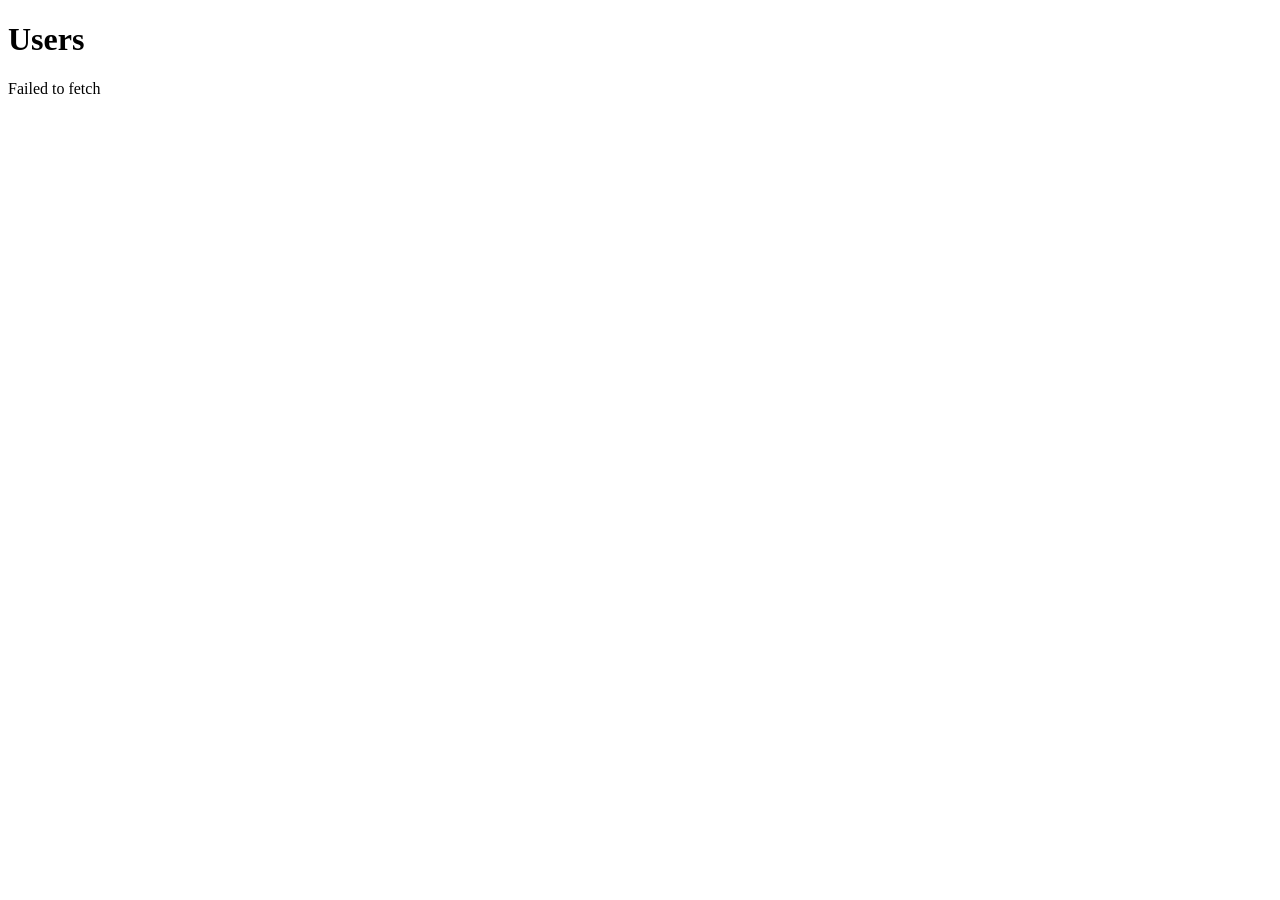
<file: API data + UI Rendering/index.html>
<!DOCTYPE html>
<html>
    <h1>Users</h1>
    <p id="status"></p>
    <div id="users"></div>
    <!-- <script src="fetchUsers.js"></script> -->
     <script src="miniProject.js"> </script>
    <link rel="stylesheet" href="script.css">
</html>
</file>
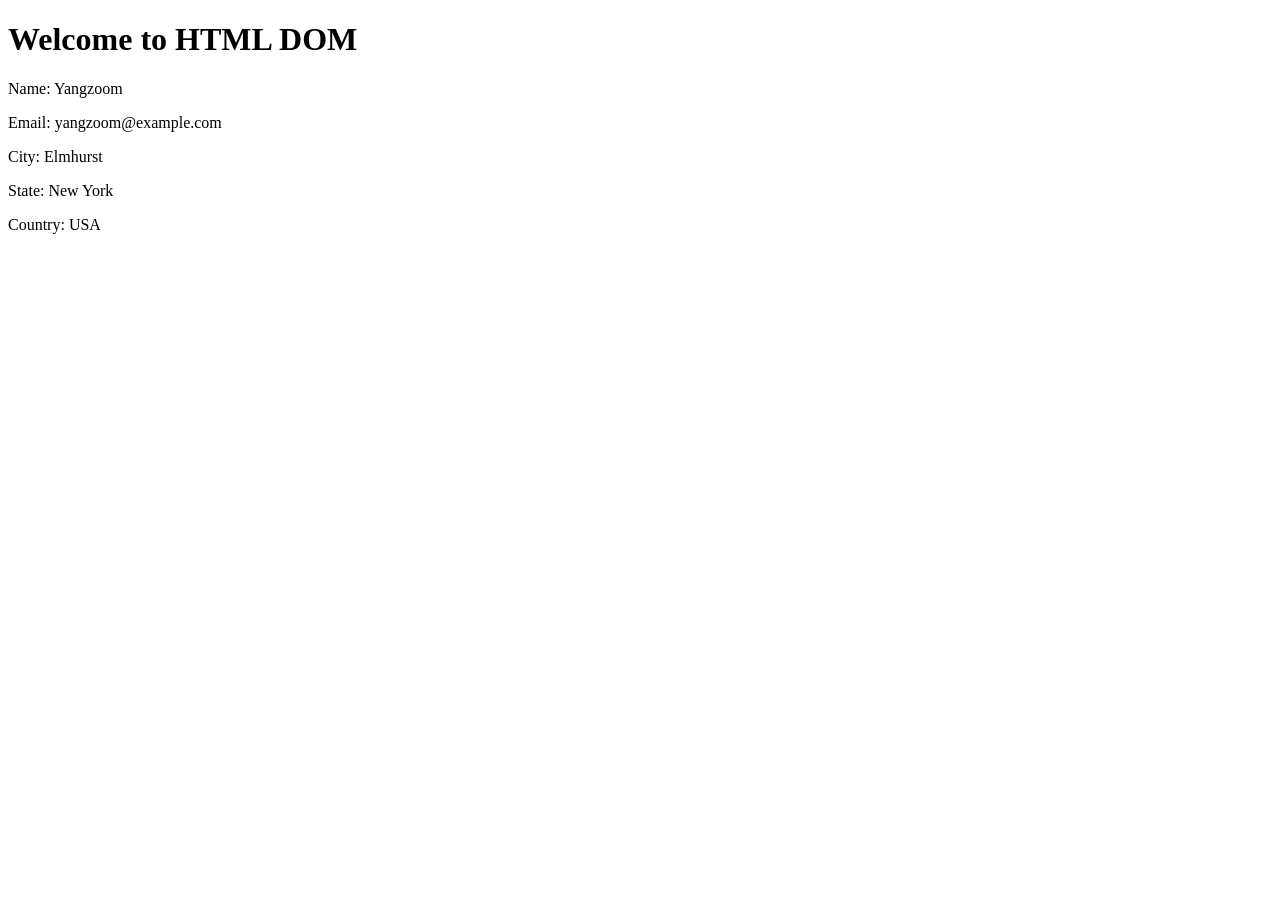
<file: Day6/index.html>
<!DOCTYPE html>
<html>
    
    <h1 id="main-title"> Hello </h1>
    
    <div id="profile">
        
    </div>
    <div id="more-info">
        
    </div>
    <script src="change.js"></script>
</html>
</file>
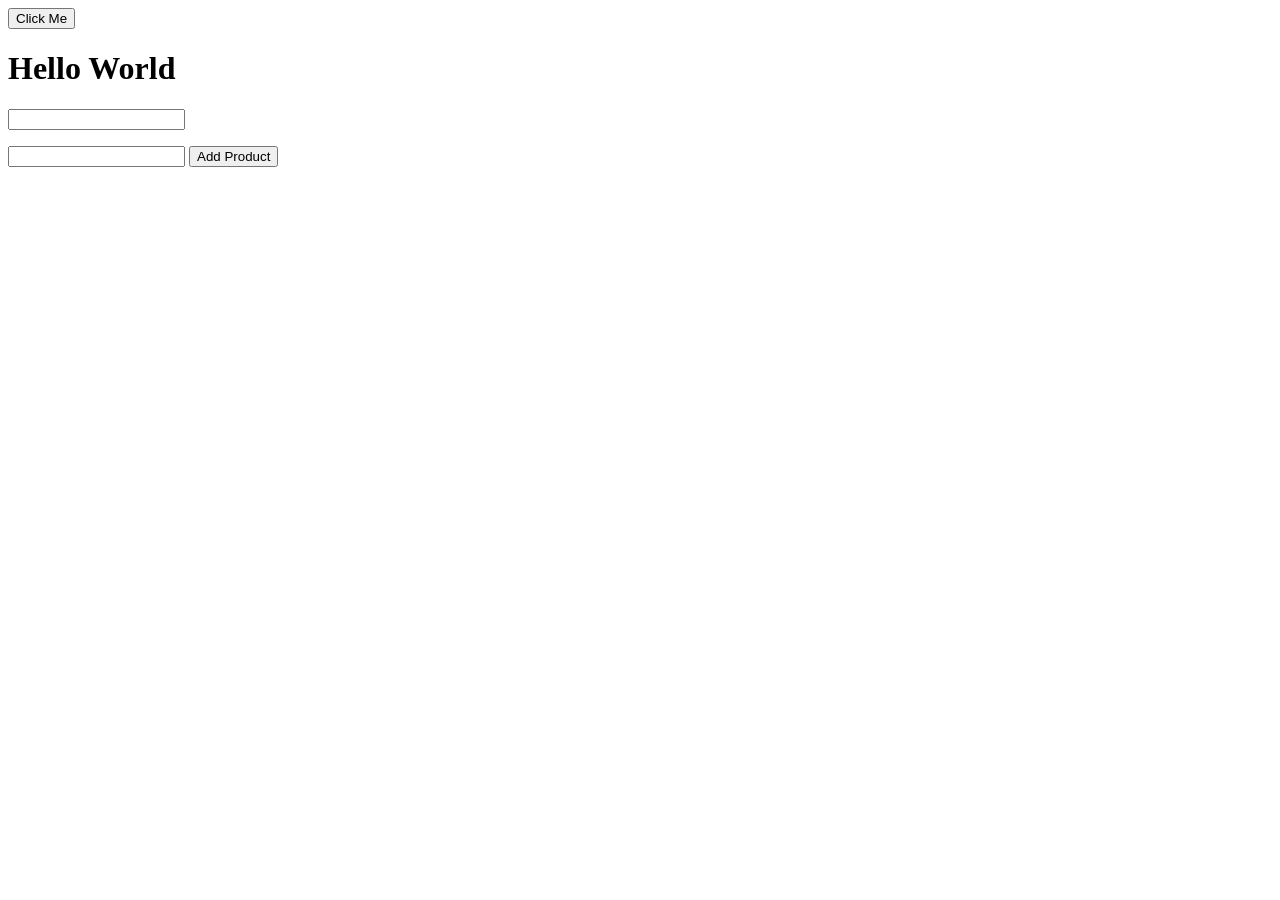
<file: Events/index.html>
<!DOCTYPE html>
<html>
    <button id="change">
        Click Me
    </button>
    <h1 id="heading">
        Hello World
    </h1>
    <script src="button.js"></script>

    <input id="input" type="text">
    <p id="preview"></p>
    <script src="text.js"> </script>

    <input id="input2" type="text">
    <button id="add-item">Add Product</button>
    <ul id="product_list">
        
    </ul>
    <script src="addbtn.js"></script>
</html>
</file>
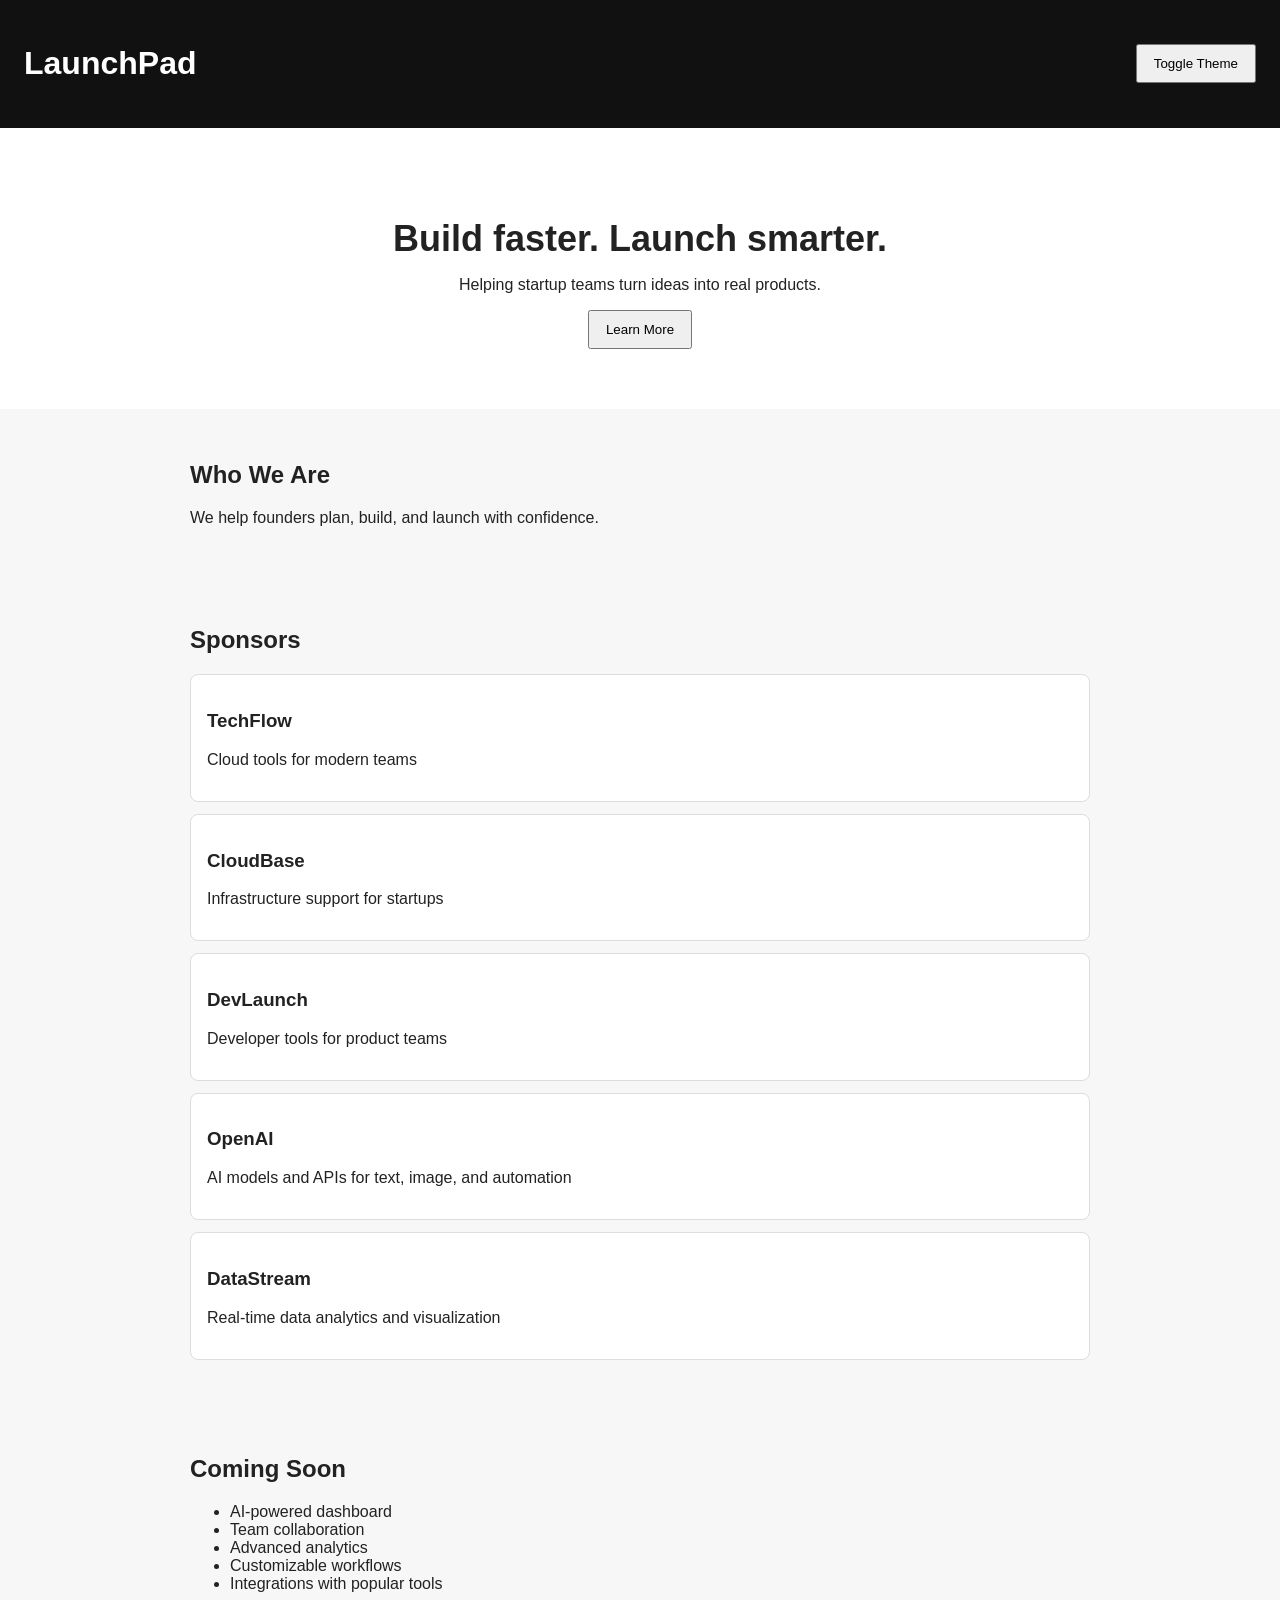
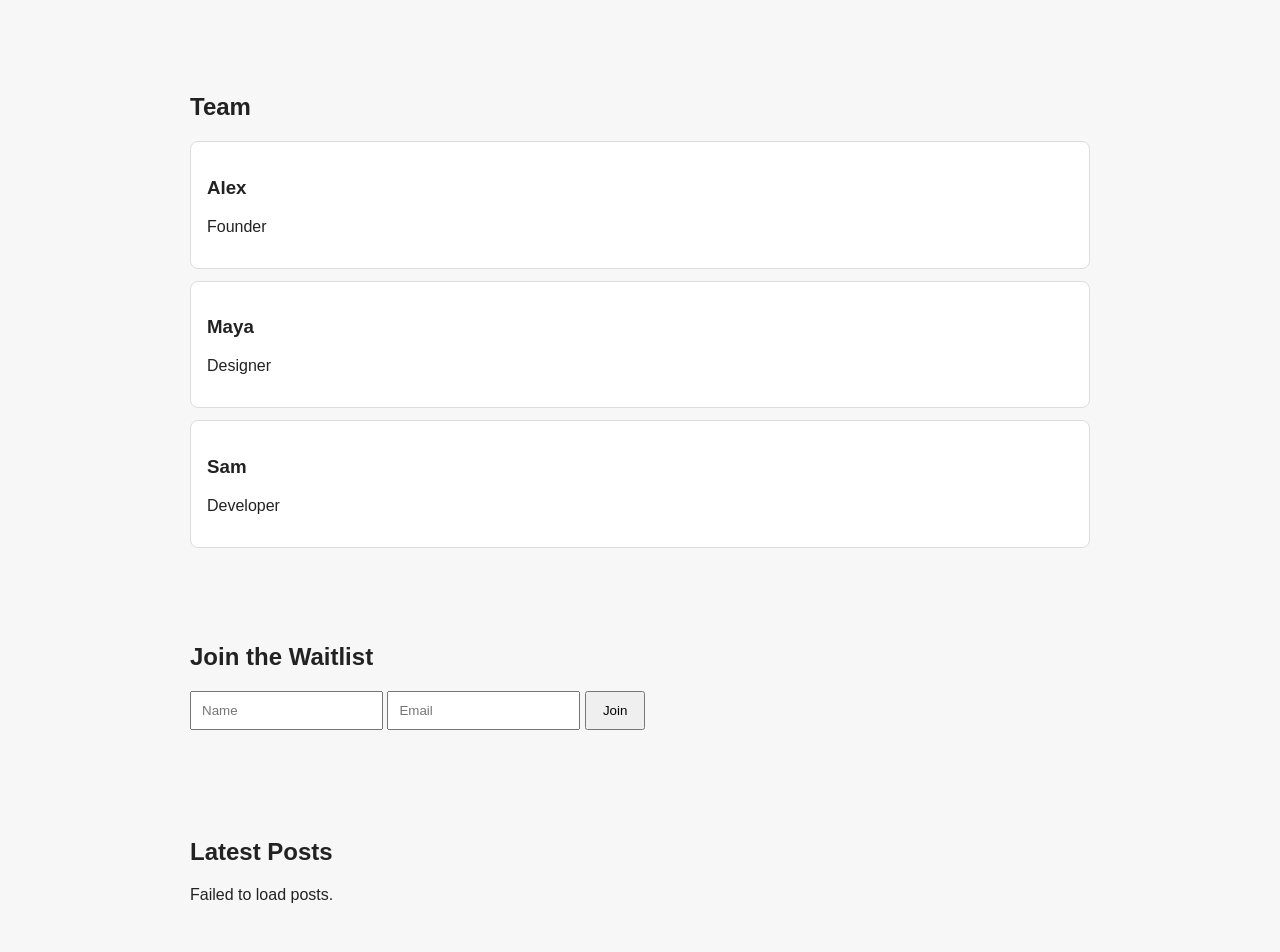
<file: final project/index.html>
<!DOCTYPE html>
<html lang="en">
<head>
  <meta charset="UTF-8">
  <meta name="viewport" content="width=device-width, initial-scale=1.0">
  <title>Startup Landing Page</title>
  <link rel="stylesheet" href="style.css">
</head>
<body>
  <header class="header">
    <h1>LaunchPad</h1>
    <button id="theme-btn">Toggle Theme</button>
  </header>

  <main>
    <section class="hero">
      <h2>Build faster. Launch smarter.</h2>
      <p>Helping startup teams turn ideas into real products.</p>
      <button id="learn-more-btn">Learn More</button>
    </section>

    <section class="section">
      <h2>Who We Are</h2>
      <p id="about-text">We help founders plan, build, and launch with confidence.</p>
    </section>

    <section class="section">
      <h2>Sponsors</h2>
      <div id="sponsors"></div>
    </section>

    <section class="section">
      <h2>Coming Soon</h2>
      <ul id="features-list"></ul>
    </section>

    <section class="section">
      <h2>Team</h2>
      <div id="team-list"></div>
    </section>

    <section class="section">
      <h2>Join the Waitlist</h2>
      <form id="waitlist-form">
        <input id="name-input" type="text" placeholder="Name">
        <input id="email-input" type="email" placeholder="Email">
        <button type="submit">Join</button>
      </form>
      <p id="form-message"></p>
    </section>

    <section class="section">
      <h2>Latest Posts</h2>
      <p id="status"></p>
      <div id="posts"></div>
    </section>
  </main>

  <script src="script.js"></script>
</body>
</html>
</file>
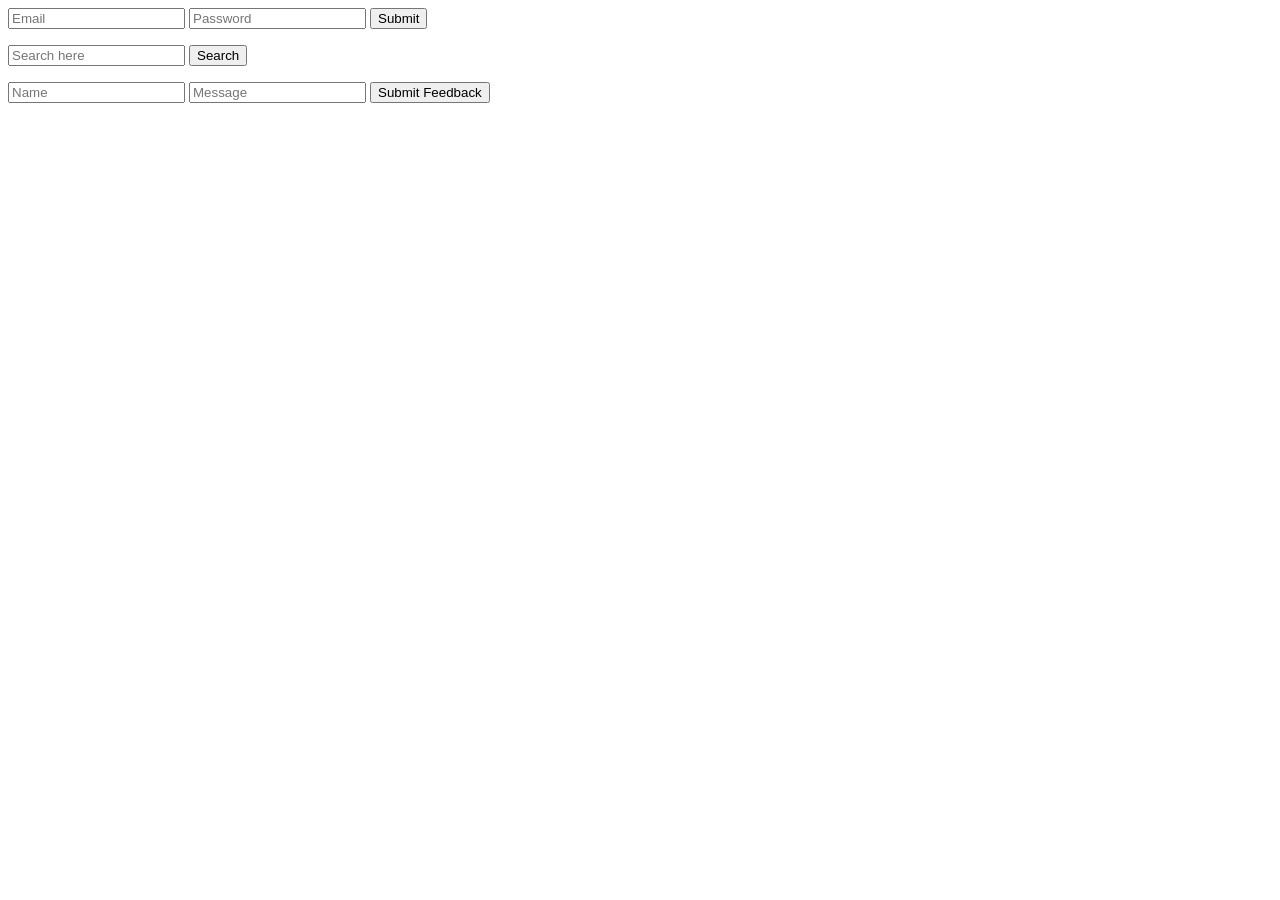
<file: Forms and Forms Validation/index.html>
<!DOCTYPE html>
<html>
    <form id="myForm">

        <input id="email" type="email" placeHolder="Email">
        <input id="password" type="password" placeHolder="Password">
        <button type="submit">Submit</button>
    </form>
    <p id="output"> </p>


    <form id="search-form">
        <input type="text" id="search-input" placeholder="Search here">
        <button type="submit">Search</button>
    </form>

    <p id="result"></p>

    <form id="feedback-form">
        <input type="text" id="name" placeholder="Name">
        <input type="text" id="message" placeholder="Message">
        <button type="submit">Submit Feedback</button>

    </form>
    <p id="feedback-output"></p>
    
    <script src="forms.js">    </script>
    

</html>
</file>
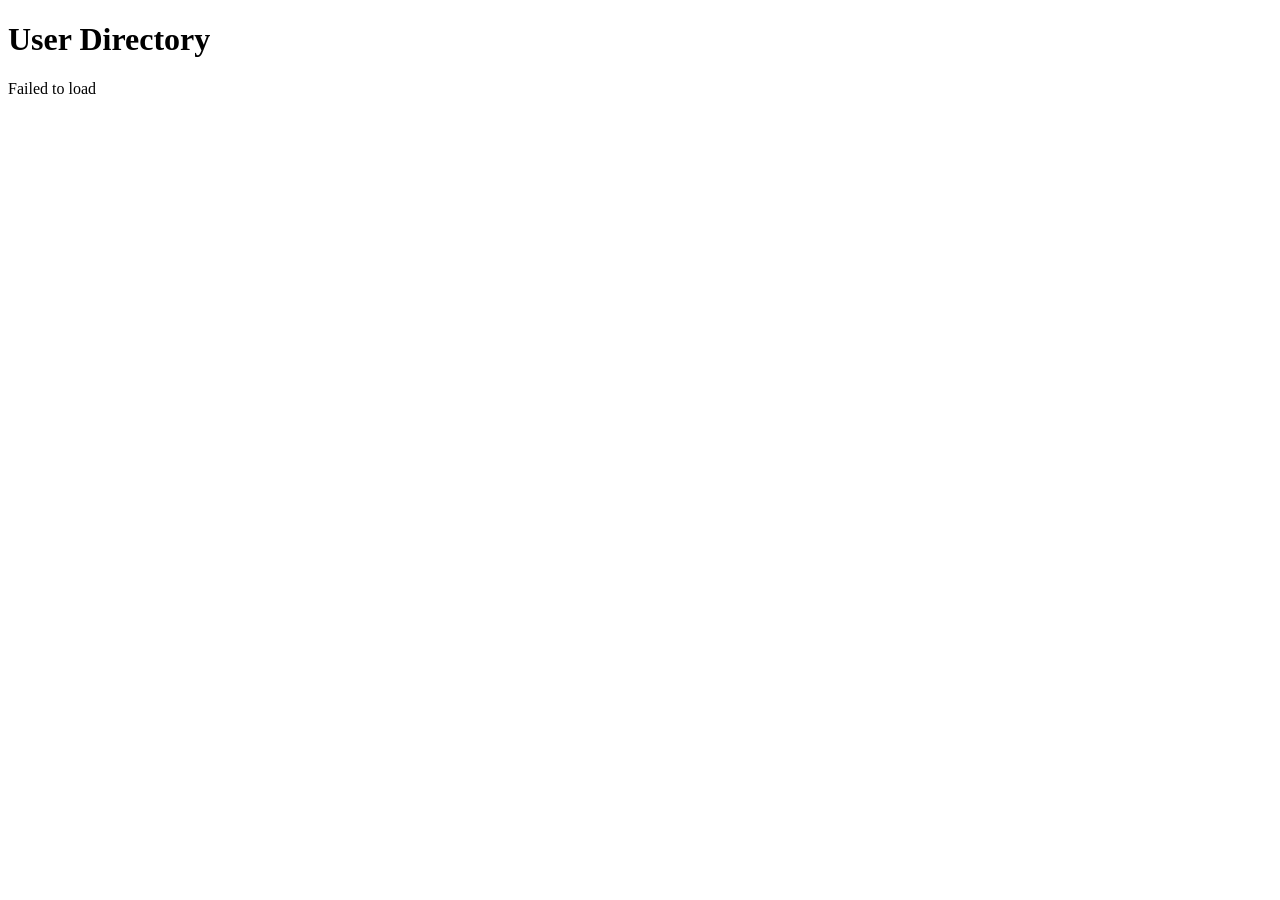
<file: project/index.html>
<!DOCTYPE html>
<html>
    <h1>User Directory</h1>
    <link rel="stylesheet" href="style.css">
    <p id="status"></p>
    <div id="users"></div>
    <div id="posts"></div>
    
    <script src="script.js"></script>

    
    
</html>
</file>
<file: API data + UI Rendering/script.css>
.user-card {
  padding: 16px;
  margin-bottom: 12px;
  border: 1px solid #ddd;
  border-radius: 8px;
  background: white;
}
</file>
<file: final project/style.css>
body {
  font-family: Arial, sans-serif;
  margin: 0;
  background: #f7f7f7;
  color: #222;
}

.header {
  display: flex;
  justify-content: space-between;
  align-items: center;
  padding: 24px;
  background: #111;
  color: white;
}

.hero {
  padding: 60px 24px;
  background: white;
  text-align: center;
}

.hero h2 {
  font-size: 36px;
  margin-bottom: 12px;
}

.section {
  padding: 32px 24px;
  max-width: 900px;
  margin: 0 auto;
}

.card {
  background: white;
  padding: 16px;
  margin-bottom: 12px;
  border-radius: 8px;
  border: 1px solid #ddd;
}

button {
  padding: 10px 16px;
  cursor: pointer;
}

input {
  padding: 10px;
  margin-bottom: 8px;
}

.dark {
  background: #222;
  color: white;
}

.dark .card,
.dark .hero {
  background: #333;
  color: white;
}

.hidden{
    display: none;
}
</file>
<file: project/style.css>
.user-card {
      border: 1px solid #ccc;
      padding: 10px;
      margin: 10px 0;
      border-radius: 6px;
    }

.post-card {
      border: 1px solid #ccc;
      padding: 10px;
      margin: 10px 0;
      border-radius: 6px;
    }
</file>
